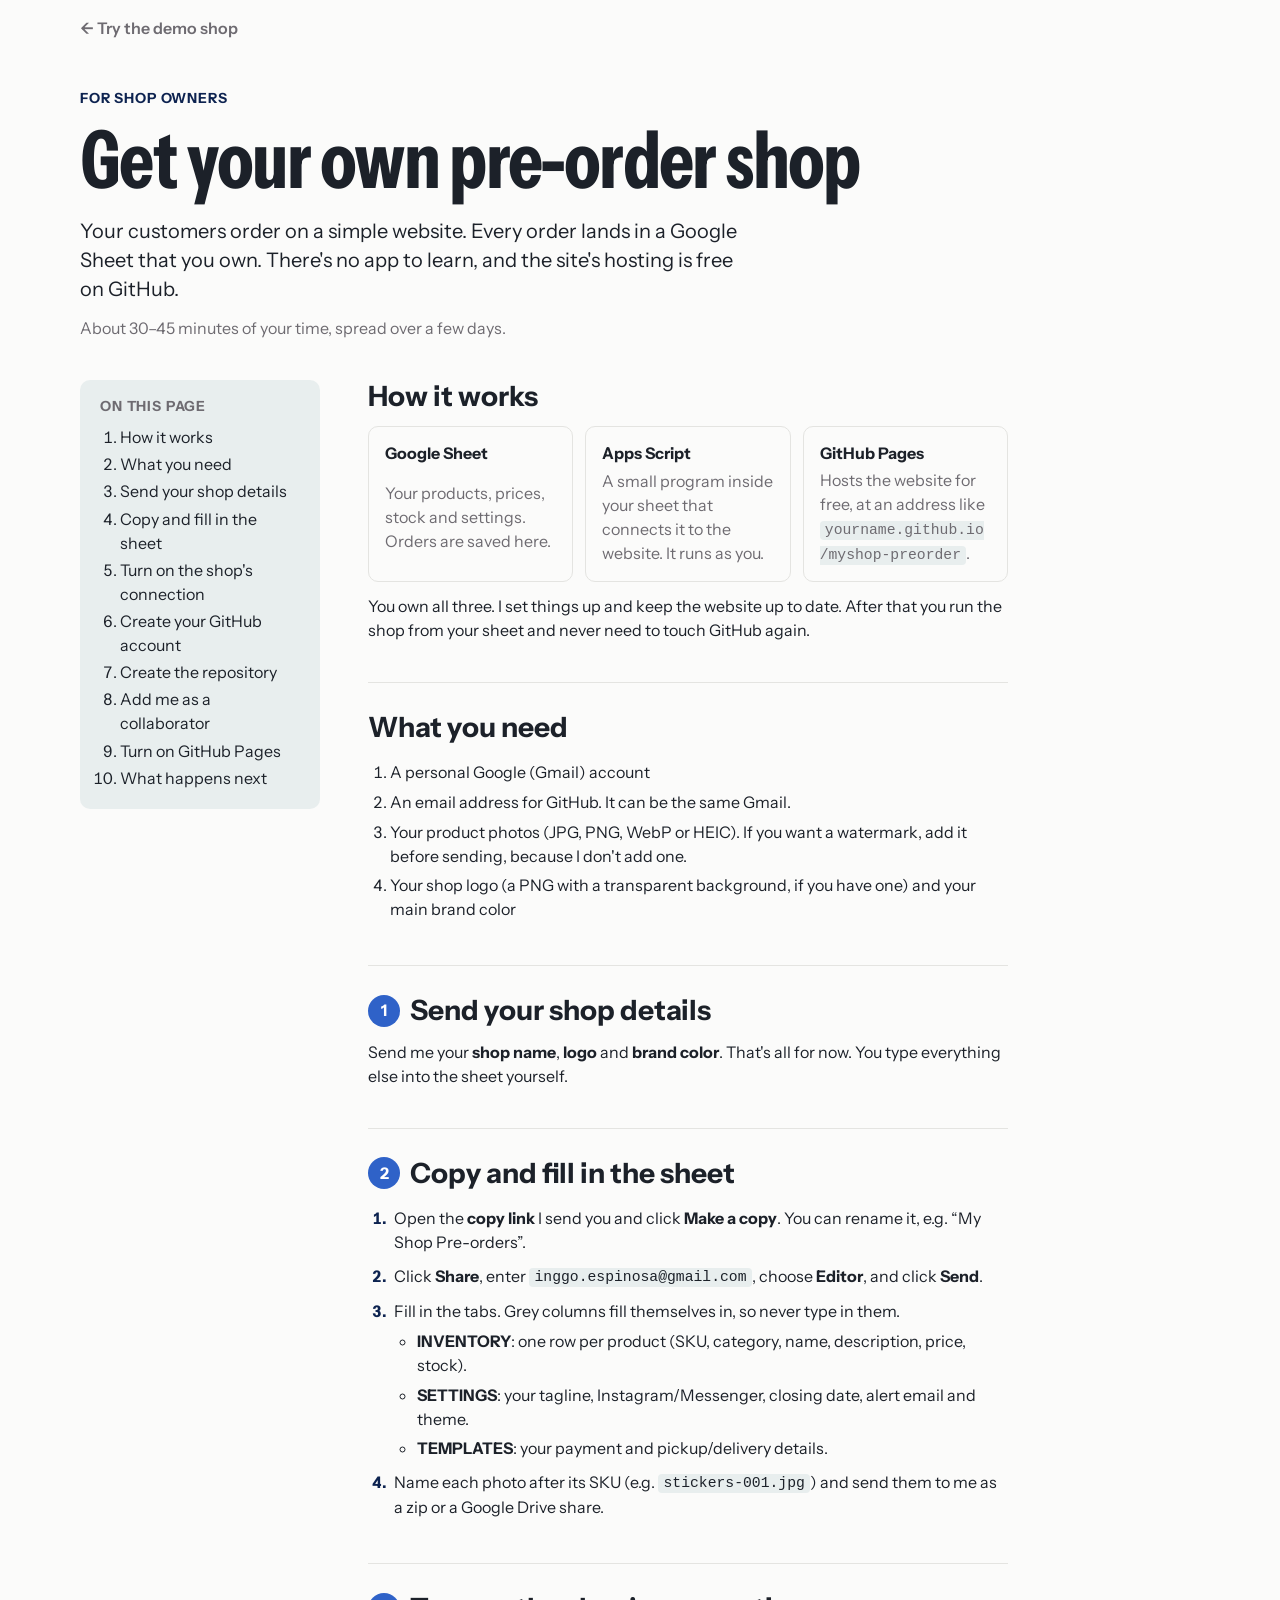
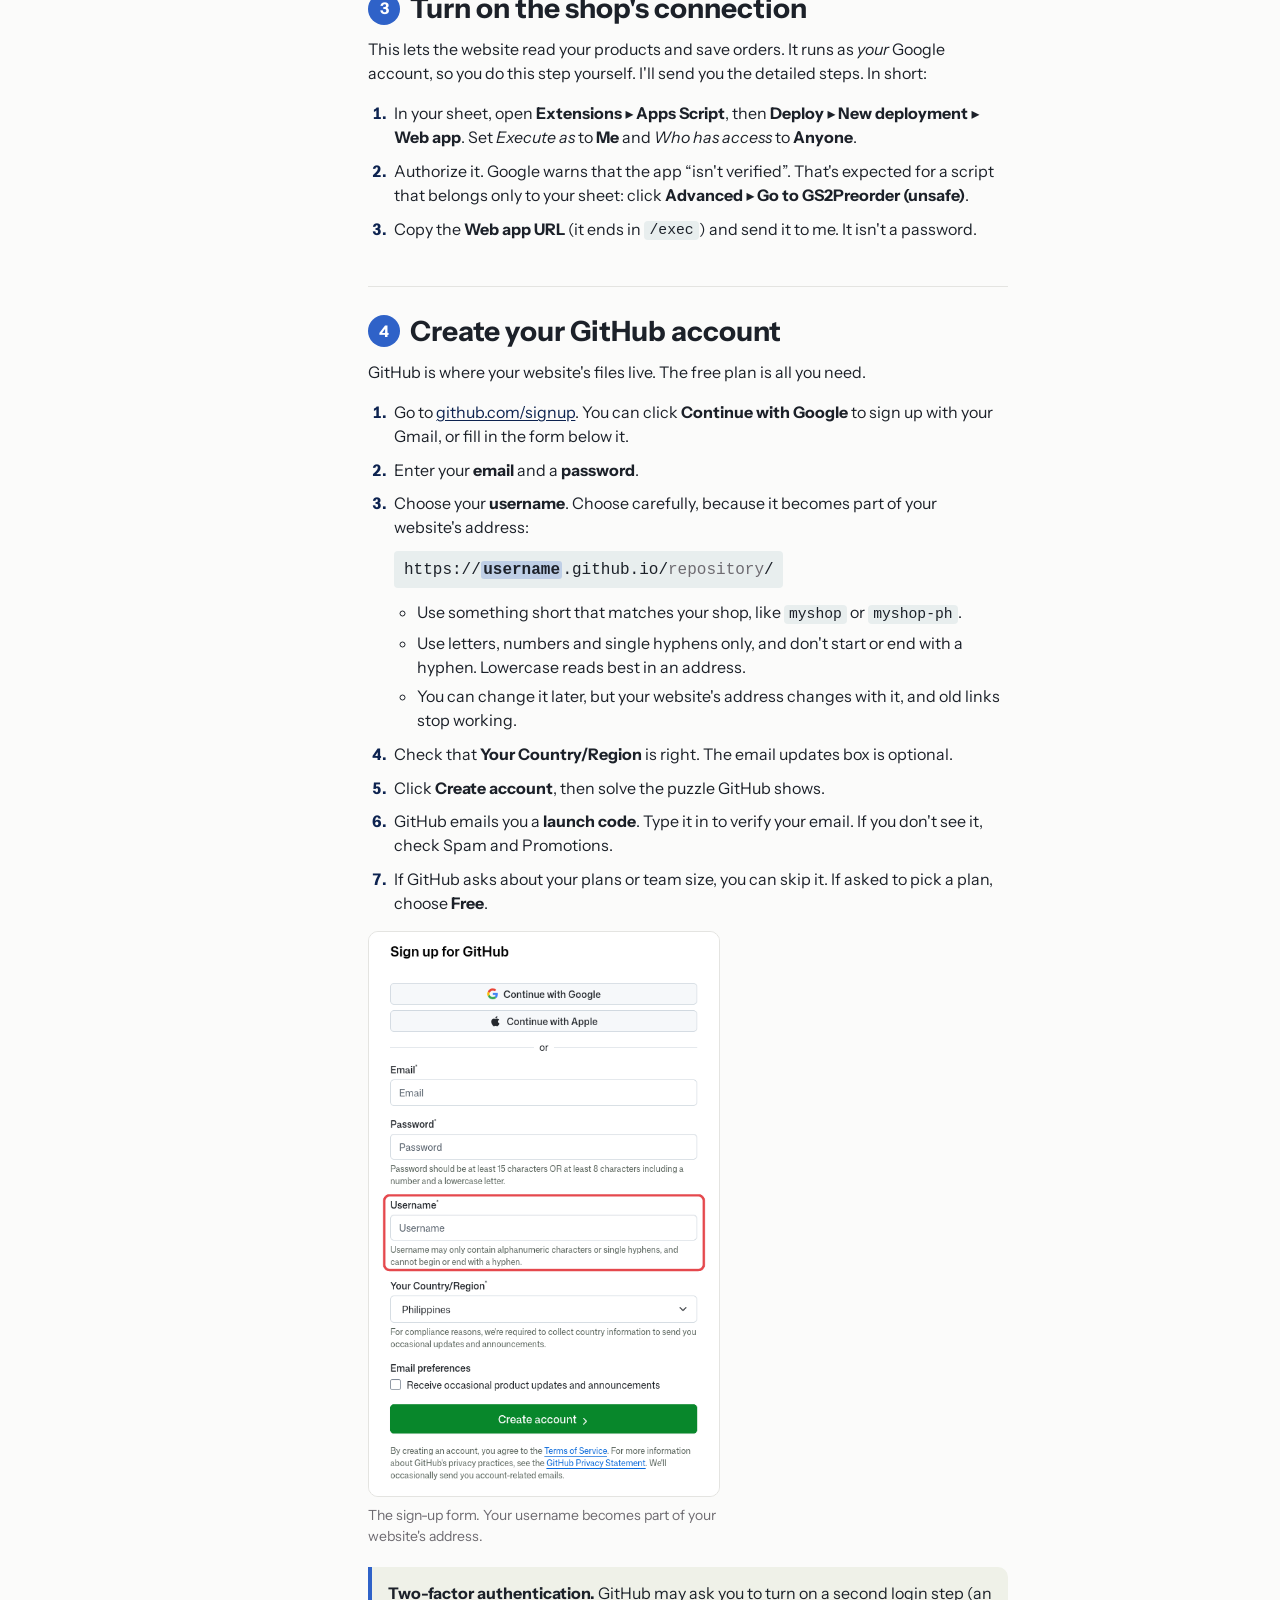
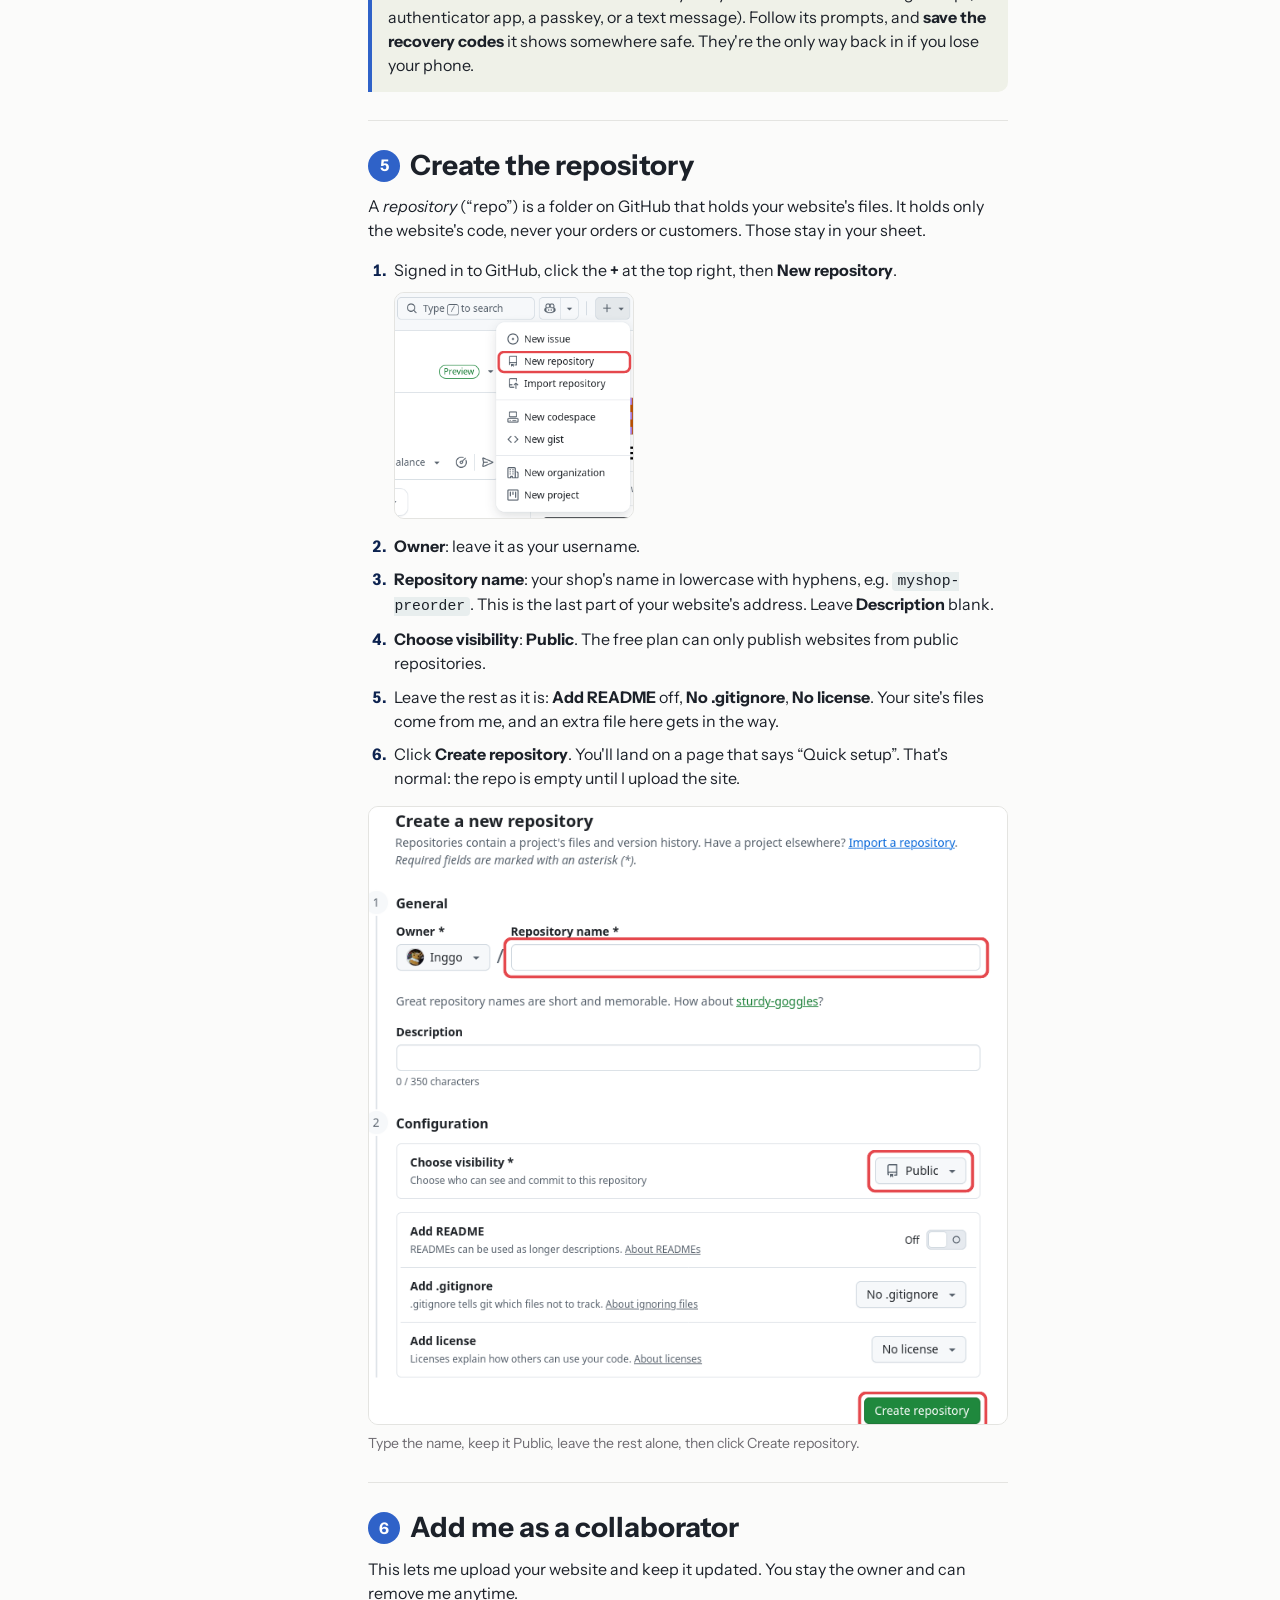
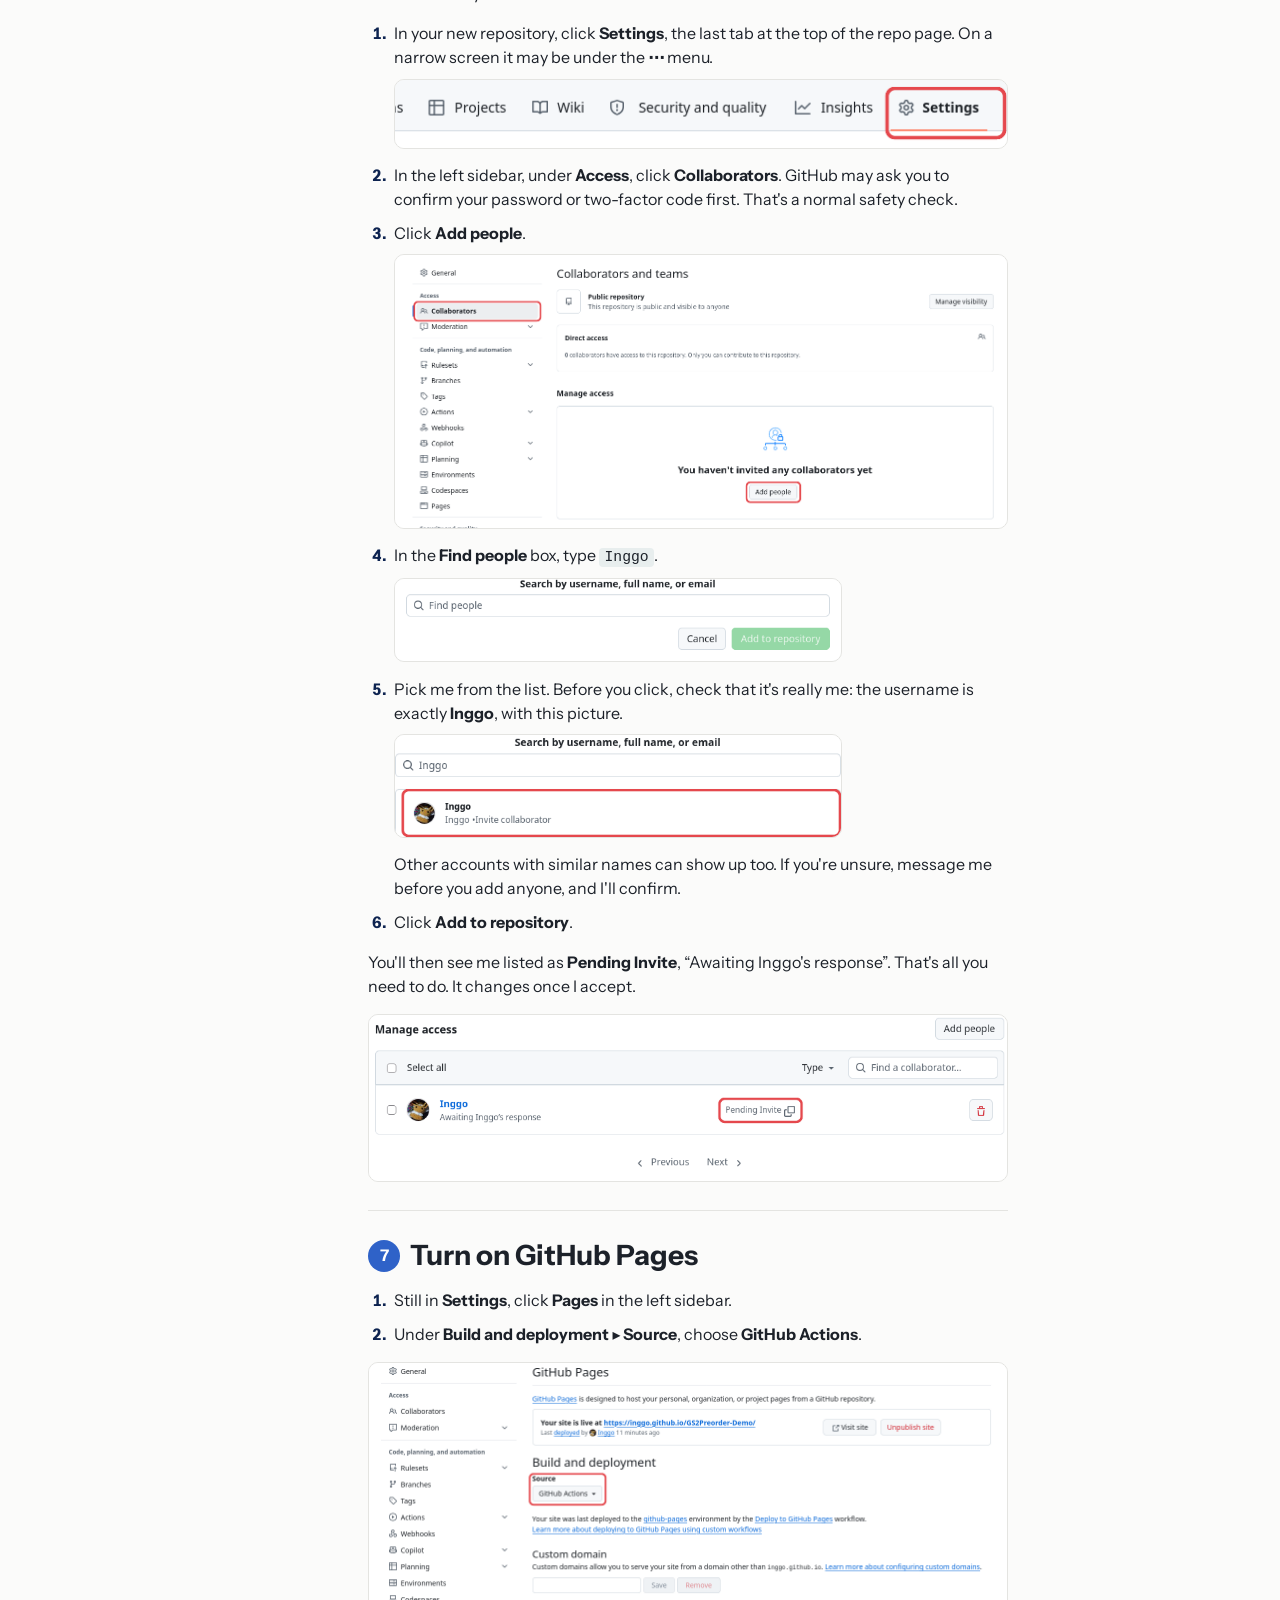
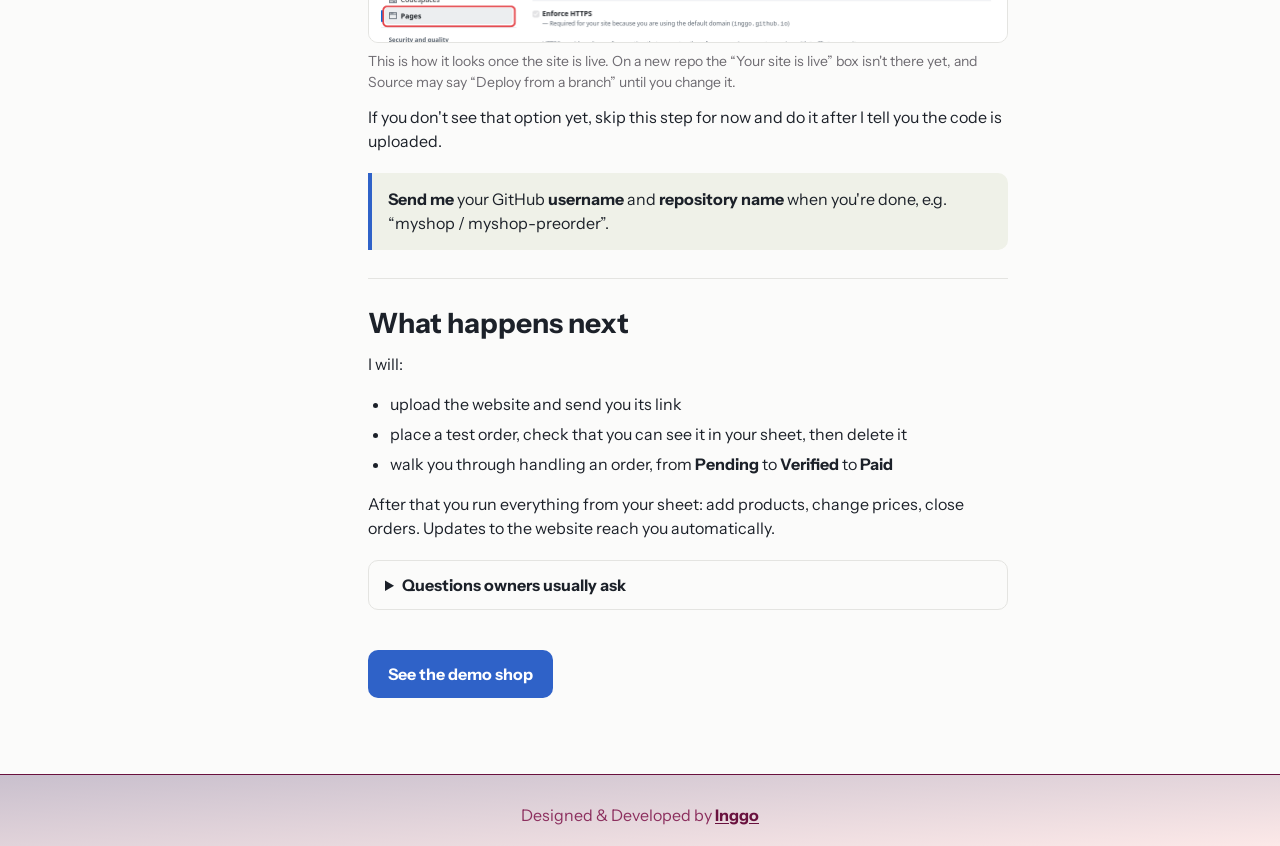
<file: web/guide/index.html>
<!doctype html>
<html lang="en" data-theme="default">
<head>
  <meta charset="utf-8">
  <meta name="viewport" content="width=device-width, initial-scale=1, viewport-fit=cover">
  <title>Get your own pre-order shop · GS2Preorder</title>
  <meta name="description" content="How to set up your own Google-Sheets pre-order shop: copy the sheet, connect it, and create the GitHub home for your website.">
  <meta name="theme-color" content="#fbfbfa">
  <meta property="og:type" content="website">
  <meta property="og:title" content="Get your own pre-order shop">
  <meta property="og:description" content="Run pre-orders from a Google Sheet, with a free website on GitHub.">
  <meta name="twitter:card" content="summary">
  <link rel="icon" href="../favicon.svg" type="image/svg+xml">
  <link rel="preconnect" href="https://fonts.googleapis.com">
  <link rel="preconnect" href="https://fonts.gstatic.com" crossorigin>
  <link rel="stylesheet" href="https://fonts.googleapis.com/css2?family=Instrument+Sans:wdth,wght@75..100,400..700&family=Hanken+Grotesk:wght@400;600;700&family=Young+Serif&display=swap">
  <link rel="stylesheet" href="../style.css">
  <link rel="stylesheet" href="guide.css">
</head>
<body class="guide">
  <header class="guide-top">
    <a class="guide-back" href="../">← Try the demo shop</a>
  </header>

  <header class="guide-hero">
    <p class="guide-kicker">For shop owners</p>
    <h1>Get your own pre-order shop</h1>
    <p class="guide-lede">Your customers order on a simple website. Every order lands in a Google Sheet that you own. There's no app to learn, and the site's hosting is free on GitHub.</p>
    <p class="guide-meta">About 30–45 minutes of your time, spread over a few days.</p>
  </header>

  <main class="guide-body">
    <nav class="guide-toc" aria-label="On this page">
      <h2>On this page</h2>
      <ol>
        <li><a href="#how">How it works</a></li>
        <li><a href="#need">What you need</a></li>
        <li><a href="#details">Send your shop details</a></li>
        <li><a href="#sheet">Copy and fill in the sheet</a></li>
        <li><a href="#connect">Turn on the shop's connection</a></li>
        <li><a href="#github">Create your GitHub account</a></li>
        <li><a href="#repo">Create the repository</a></li>
        <li><a href="#collab">Add me as a collaborator</a></li>
        <li><a href="#pages">Turn on GitHub Pages</a></li>
        <li><a href="#done">What happens next</a></li>
      </ol>
    </nav>

    <article class="guide-content">
      <section id="how">
        <h2>How it works</h2>
        <ul class="guide-flow">
          <li><strong>Google Sheet</strong><span>Your products, prices, stock and settings. Orders are saved here.</span></li>
          <li><strong>Apps Script</strong><span>A small program inside your sheet that connects it to the website. It runs as you.</span></li>
          <li><strong>GitHub Pages</strong><span>Hosts the website for free, at an address like <code>yourname.github.io/myshop-preorder</code>.</span></li>
        </ul>
        <p>You own all three. I set things up and keep the website up to date. After that you run the shop from your sheet and never need to touch GitHub again.</p>
      </section>

      <section id="need">
        <h2>What you need</h2>
        <ol>
          <li>A personal Google (Gmail) account</li>
          <li>An email address for GitHub. It can be the same Gmail.</li>
          <li>Your product photos (JPG, PNG, WebP or HEIC). If you want a watermark, add it before sending, because I don't add one.</li>
          <li>Your shop logo (a PNG with a transparent background, if you have one) and your main brand color</li>
        </ol>
      </section>

      <section id="details">
        <h2><span class="step-no">1</span> Send your shop details</h2>
        <p>Send me your <strong>shop name</strong>, <strong>logo</strong> and <strong>brand color</strong>. That's all for now. You type everything else into the sheet yourself.</p>
      </section>

      <section id="sheet">
        <h2><span class="step-no">2</span> Copy and fill in the sheet</h2>
        <ol class="steps">
          <li>Open the <strong>copy link</strong> I send you and click <strong>Make a copy</strong>. You can rename it, e.g. “My Shop Pre-orders”.</li>
          <li>Click <strong>Share</strong>, enter <code>inggo.espinosa@gmail.com</code>, choose <strong>Editor</strong>, and click <strong>Send</strong>.</li>
          <li>Fill in the tabs. Grey columns fill themselves in, so never type in them.
            <ul>
              <li><strong>INVENTORY</strong>: one row per product (SKU, category, name, description, price, stock).</li>
              <li><strong>SETTINGS</strong>: your tagline, Instagram/Messenger, closing date, alert email and theme.</li>
              <li><strong>TEMPLATES</strong>: your payment and pickup/delivery details.</li>
            </ul>
          </li>
          <li>Name each photo after its SKU (e.g. <code>stickers-001.jpg</code>) and send them to me as a zip or a Google Drive share.</li>
        </ol>
      </section>

      <section id="connect">
        <h2><span class="step-no">3</span> Turn on the shop's connection</h2>
        <p>This lets the website read your products and save orders. It runs as <em>your</em> Google account, so you do this step yourself. I'll send you the detailed steps. In short:</p>
        <ol class="steps">
          <li>In your sheet, open <strong>Extensions ▸ Apps Script</strong>, then <strong>Deploy ▸ New deployment ▸ Web app</strong>. Set <em>Execute as</em> to <strong>Me</strong> and <em>Who has access</em> to <strong>Anyone</strong>.</li>
          <li>Authorize it. Google warns that the app “isn't verified”. That's expected for a script that belongs only to your sheet: click <strong>Advanced ▸ Go to GS2Preorder (unsafe)</strong>.</li>
          <li>Copy the <strong>Web app URL</strong> (it ends in <code>/exec</code>) and send it to me. It isn't a password.</li>
        </ol>
      </section>

      <section id="github">
        <h2><span class="step-no">4</span> Create your GitHub account</h2>
        <p>GitHub is where your website's files live. The free plan is all you need.</p>
        <ol class="steps">
          <li>Go to <a href="https://github.com/signup" target="_blank" rel="noopener">github.com/signup</a>. You can click <strong>Continue with Google</strong> to sign up with your Gmail, or fill in the form below it.</li>
          <li>Enter your <strong>email</strong> and a <strong>password</strong>.</li>
          <li>
            Choose your <strong>username</strong>. Choose carefully, because it becomes part of your website's address:
            <p class="url-sample"><code>https://<mark>username</mark>.github.io/<span class="dim">repository</span>/</code></p>
            <ul>
              <li>Use something short that matches your shop, like <code>myshop</code> or <code>myshop-ph</code>.</li>
              <li>Use letters, numbers and single hyphens only, and don't start or end with a hyphen. Lowercase reads best in an address.</li>
              <li>You can change it later, but your website's address changes with it, and old links stop working.</li>
            </ul>
          </li>
          <li>Check that <strong>Your Country/Region</strong> is right. The email updates box is optional.</li>
          <li>Click <strong>Create account</strong>, then solve the puzzle GitHub shows.</li>
          <li>GitHub emails you a <strong>launch code</strong>. Type it in to verify your email. If you don't see it, check Spam and Promotions.</li>
          <li>If GitHub asks about your plans or team size, you can skip it. If asked to pick a plan, choose <strong>Free</strong>.</li>
        </ol>
        <figure class="shot shot-narrow">
          <a href="img/signup.png" target="_blank" rel="noopener"><img src="img/signup.png" width="515" height="830" loading="lazy" alt="GitHub's Sign up form, with the Username field highlighted"></a>
          <figcaption>The sign-up form. Your username becomes part of your website's address.</figcaption>
        </figure>
        <aside class="note">
          <strong>Two-factor authentication.</strong> GitHub may ask you to turn on a second login step (an authenticator app, a passkey, or a text message). Follow its prompts, and <strong>save the recovery codes</strong> it shows somewhere safe. They're the only way back in if you lose your phone.
        </aside>
      </section>

      <section id="repo">
        <h2><span class="step-no">5</span> Create the repository</h2>
        <p>A <em>repository</em> (“repo”) is a folder on GitHub that holds your website's files. It holds only the website's code, never your orders or customers. Those stay in your sheet.</p>
        <ol class="steps">
          <li>Signed in to GitHub, click the <strong>+</strong> at the top right, then <strong>New repository</strong>.
            <figure class="shot shot-small">
              <a href="img/new-repo-menu.png" target="_blank" rel="noopener"><img src="img/new-repo-menu.png" width="341" height="323" loading="lazy" alt="The + menu open, with New repository highlighted"></a>
            </figure>
          </li>
          <li><strong>Owner</strong>: leave it as your username.</li>
          <li><strong>Repository name</strong>: your shop's name in lowercase with hyphens, e.g. <code>myshop-preorder</code>. This is the last part of your website's address. Leave <strong>Description</strong> blank.</li>
          <li><strong>Choose visibility</strong>: <strong>Public</strong>. The free plan can only publish websites from public repositories.</li>
          <li>Leave the rest as it is: <strong>Add README</strong> off, <strong>No .gitignore</strong>, <strong>No license</strong>. Your site's files come from me, and an extra file here gets in the way.</li>
          <li>Click <strong>Create repository</strong>. You'll land on a page that says “Quick setup”. That's normal: the repo is empty until I upload the site.</li>
        </ol>
        <figure class="shot">
          <a href="img/new-repo-form.png" target="_blank" rel="noopener"><img src="img/new-repo-form.png" width="768" height="743" loading="lazy" alt="The Create a new repository form: Repository name, Public visibility and the Create repository button are highlighted; README is off, no .gitignore, no license"></a>
          <figcaption>Type the name, keep it Public, leave the rest alone, then click Create repository.</figcaption>
        </figure>
      </section>

      <section id="collab">
        <h2><span class="step-no">6</span> Add me as a collaborator</h2>
        <p>This lets me upload your website and keep it updated. You stay the owner and can remove me anytime.</p>
        <ol class="steps">
          <li>In your new repository, click <strong>Settings</strong>, the last tab at the top of the repo page. On a narrow screen it may be under the <strong>⋯</strong> menu.
            <figure class="shot">
              <a href="img/settings-tab.png" target="_blank" rel="noopener"><img src="img/settings-tab.png" width="620" height="69" loading="lazy" alt="The repository tabs, with Settings highlighted"></a>
            </figure>
          </li>
          <li>In the left sidebar, under <strong>Access</strong>, click <strong>Collaborators</strong>. GitHub may ask you to confirm your password or two-factor code first. That's a normal safety check.</li>
          <li>Click <strong>Add people</strong>.
            <figure class="shot">
              <a href="img/collaborators.png" target="_blank" rel="noopener"><img src="img/collaborators.png" width="1289" height="575" loading="lazy" alt="The Collaborators and teams page: Collaborators in the sidebar and the Add people button are highlighted"></a>
            </figure>
          </li>
          <li>In the <strong>Find people</strong> box, type <code>Inggo</code>.
            <figure class="shot shot-medium">
              <a href="img/add-people.png" target="_blank" rel="noopener"><img src="img/add-people.png" width="640" height="118" loading="lazy" alt="The Add people dialog, with an empty Find people search box"></a>
            </figure>
          </li>
          <li>Pick me from the list. Before you click, check that it's really me: the username is exactly <strong>Inggo</strong>, with this picture.
            <figure class="shot shot-medium">
              <a href="img/add-people-inggo.png" target="_blank" rel="noopener"><img src="img/add-people-inggo.png" width="608" height="138" loading="lazy" alt="Search results for Inggo, showing the account Inggo with a profile picture and Invite collaborator"></a>
            </figure>
            Other accounts with similar names can show up too. If you're unsure, message me before you add anyone, and I'll confirm.
          </li>
          <li>Click <strong>Add to repository</strong>.</li>
        </ol>
        <p>You'll then see me listed as <strong>Pending Invite</strong>, “Awaiting Inggo's response”. That's all you need to do. It changes once I accept.</p>
        <figure class="shot">
          <a href="img/pending-invite.png" target="_blank" rel="noopener"><img src="img/pending-invite.png" width="933" height="243" loading="lazy" alt="Manage access list showing Inggo with Pending Invite highlighted"></a>
        </figure>
      </section>

      <section id="pages">
        <h2><span class="step-no">7</span> Turn on GitHub Pages</h2>
        <ol class="steps">
          <li>Still in <strong>Settings</strong>, click <strong>Pages</strong> in the left sidebar.</li>
          <li>Under <strong>Build and deployment ▸ Source</strong>, choose <strong>GitHub Actions</strong>.</li>
        </ol>
        <figure class="shot">
          <a href="img/pages-source.png" target="_blank" rel="noopener"><img src="img/pages-source.png" width="1280" height="560" loading="lazy" alt="The GitHub Pages settings page: Pages in the sidebar and Source set to GitHub Actions are highlighted"></a>
          <figcaption>This is how it looks once the site is live. On a new repo the “Your site is live” box isn't there yet, and Source may say “Deploy from a branch” until you change it.</figcaption>
        </figure>
        <p>If you don't see that option yet, skip this step for now and do it after I tell you the code is uploaded.</p>
        <aside class="note">
          <strong>Send me</strong> your GitHub <strong>username</strong> and <strong>repository name</strong> when you're done, e.g. “myshop / myshop-preorder”.
        </aside>
      </section>

      <section id="done">
        <h2>What happens next</h2>
        <p>I will:</p>
        <ul>
          <li>upload the website and send you its link</li>
          <li>place a test order, check that you can see it in your sheet, then delete it</li>
          <li>walk you through handling an order, from <strong>Pending</strong> to <strong>Verified</strong> to <strong>Paid</strong></li>
        </ul>
        <p>After that you run everything from your sheet: add products, change prices, close orders. Updates to the website reach you automatically.</p>
        <details>
          <summary>Questions owners usually ask</summary>
          <dl>
            <dt>Do I need to pay Google or GitHub?</dt>
            <dd>No. Google Sheets, Apps Script and GitHub Pages are free for a shop this size.</dd>
            <dt>Can people see my orders on GitHub?</dt>
            <dd>No. The repository holds only the website's code. Orders and customer details go straight into your sheet, which only you (and anyone you share it with) can open.</dd>
            <dt>Why do I need to add you as a collaborator?</dt>
            <dd>So I can upload the site and send you fixes and new features without asking for your password. You can remove me under Settings ▸ Collaborators.</dd>
            <dt>Can I use my own domain, like myshop.com?</dt>
            <dd>Yes. GitHub Pages supports custom domains. Ask me once the site is live.</dd>
          </dl>
        </details>
      </section>

      <p class="guide-cta"><a class="guide-button" href="../">See the demo shop</a></p>
    </article>
  </main>

  <footer class="site-footer">
    <p>Designed &amp; Developed by <a href="https://inggo.dev" target="_blank" rel="noopener">Inggo</a></p>
  </footer>
</body>
</html>
</file>
<file: web/style.css>
:root {
  color-scheme: light;

  --theme-brand: #f4a259;
  --theme-on-brand: var(--on-light);
  --brand: var(--theme-brand);

  --paper: #ffffff;
  --ink: color-mix(in oklch, var(--brand) 14%, #1e1b16);
  --ink-soft: color-mix(in oklch, var(--ink) 70%, #ffffff);
  --accent: color-mix(in oklch, var(--brand) 52%, #000000);
  --on-light: var(--ink);
  --on-brand: var(--theme-on-brand);
  --dot: color-mix(in oklch, var(--brand) 22%, #d9d6d0);
  --pattern: #d9d9d9;
  --rule: color-mix(in oklch, var(--brand) 12%, #e7e4de);
  --field: color-mix(in oklch, var(--brand) 10%, #bdb7ad);
  --leaf: #3b7748;
  --submit: #507f3d;
  --on-submit: #ffffff;
  --gumamela: #b8323a;
  --dev-wash: linear-gradient(to top left, #ffb0aa40, #28033940), #ffffff;
  --dev-text: #8c2f5e;
  --dev-link: #69113e;
  --dev-hover: #aa4139;

  --tape-1: #f3c74f;
  --tape-2: #f0a3ad;
  --tape-3: #b9b2e8;
  --tape-4: #a6cf96;
  --tape-5: #dcbf9f;
  --tape-6: #9fbccd;
  --tape-new: #f08a84;

  --serif: "Young Serif", Georgia, serif;
  --sans: "Hanken Grotesk", system-ui, sans-serif;

  --gutter: 1rem;
  --measure: 72rem;
  --nav-row: 3.5rem;
  --nav-h: var(--nav-row);
}

:where(.tape, .category, .line-group) { --tint: var(--auto-tint); }

*, *::before, *::after { box-sizing: border-box; }

body::before {
  content: "";
  position: absolute;
  inset: 0;
  z-index: -1;
  pointer-events: none;
  background: radial-gradient(circle, var(--pattern) 1.2px, transparent 1.6px) 0 0 / 22px 22px;
}
[hidden] { display: none !important; }

html {
  scroll-behavior: smooth;
  scroll-padding-top: calc(var(--nav-h) + 1rem);
  -webkit-text-size-adjust: 100%;
}

body {
  position: relative;
  margin: 0;
  background-color: var(--paper);
  color: var(--ink);
  font: 400 1.0625rem/1.5 var(--sans);
  box-sizing: border-box;
  min-height: 100vh;
  padding-top: calc(var(--nav-h) + 1px);
}
body.closed { padding-top: 0; }

h1, h2, h3 { margin: 0; font-weight: 400; }
img { display: block; max-width: 100%; }
button, input { font: inherit; color: inherit; }
a { color: var(--accent); text-underline-offset: 0.15em; }

:focus-visible {
  outline: 2px solid var(--accent);
  outline-offset: 2px;
}

.masthead {
  max-width: var(--measure);
  margin: 0 auto;
  padding: 2rem var(--gutter) 1.5rem;
  text-align: center;
}

.shop-name {
  font-family: var(--serif);
  font-size: clamp(2.5rem, 11vw, 4rem);
  line-height: 1.05;
}
.logo {
  width: min(280px, 60vw);
  height: auto;
  margin: 0 auto;
}

.subheading {
  margin: 1rem 0 0;
  font-family: var(--serif);
  font-size: clamp(1.375rem, 5vw, 1.75rem);
  line-height: 1.2;
}

.closed-note {
  max-width: 30em;
  margin: 1.25rem auto 0;
  padding: 0.85rem 1.25rem;
  border-radius: 12px;
  background: var(--brand);
  color: var(--on-brand);
  font-weight: 700;
}

body.closed .subheading,
body.closed .notes,
body.closed .tapes,
body.closed #shop,
body.closed .cartbar { display: none !important; }
body.closed .closed-note { margin-top: 1.75rem; font-size: 1.1rem; }

.notes {
  max-width: 36em;
  margin: 1.25rem auto 0;
  padding: 0;
  list-style: none;
  text-align: left;
}

.notes li {
  position: relative;
  padding-left: 1.25rem;
  margin-top: 0.5rem;
}

.notes li::before {
  content: "";
  position: absolute;
  left: 0.2rem;
  top: 0.6em;
  width: 0.45rem;
  height: 0.45rem;
  border-radius: 50%;
  background: var(--brand);
}

.notes strong { font-weight: 700; }
u { text-underline-offset: 0.18em; }

.handles { margin: 1.25rem 0 0; display: grid; gap: 0.25rem; }
.handle { margin: 0; color: var(--ink-soft); }

.tapes {
  position: fixed;
  top: 0;
  left: 0;
  right: 0;
  z-index: 10;
  background: var(--paper);
  border-bottom: 1px solid transparent;
  transition: border-color 0.2s;
}
.tapes::before {
  content: "";
  position: absolute;
  inset: 0;
  z-index: -1;
  pointer-events: none;
  background: radial-gradient(circle, var(--pattern) 1.2px, transparent 1.6px) 0 0 / 22px 22px;
}
.tapes.scrolled { border-bottom-color: var(--rule); }

.tapes-row {
  display: flex;
  align-items: center;
  min-height: var(--nav-row);
  max-width: var(--measure);
  margin: 0 auto;
  padding-left: var(--gutter);
}

.nav-tools {
  flex: none;
  align-self: flex-start;
  display: flex;
  align-items: center;
  gap: 0.4rem;
  min-height: var(--nav-row);
  margin-left: auto;
  padding-right: var(--gutter);
}
.nav-tools:not(:has(> :not([hidden]))) { display: none; }

.finder { display: flex; align-items: center; gap: 0.25rem; }
.finder-open,
.finder-close {
  flex: none;
  display: inline-grid;
  place-items: center;
  width: 2.25rem;
  height: 2.25rem;
  padding: 0;
  border: 0;
  border-radius: 999px;
  background: transparent;
  color: var(--ink);
  font-size: 1.4rem;
  line-height: 1;
  cursor: pointer;
}
.finder-open:hover,
.finder-close:hover { background: var(--rule); }
.finder-open svg { width: 1.2rem; height: 1.2rem; }
.finder-close,
.finder-field { display: none; }

.finder-field {
  align-items: center;
  gap: 0.4rem;
  width: 15rem;
  min-height: 2.25rem;
  padding: 0 0.4rem 0 0.75rem;
  border: 1.5px solid var(--field);
  border-radius: 999px;
  background: var(--paper);
  color: var(--ink-soft);
}
.finder-field:focus-within { border-color: var(--accent); outline: 2px solid var(--accent); outline-offset: 0; }
.finder-field svg { flex: none; width: 1rem; height: 1rem; }
.finder-field input {
  flex: 1;
  width: 0;
  min-width: 0;
  min-height: 2rem;
  padding: 0;
  border: 0;
  background: transparent;
  color: var(--ink);
  font-size: 16px;
  -webkit-appearance: none;
  appearance: none;
}
.finder-field input:focus-visible { outline: none; }
.finder-field input::-webkit-search-cancel-button { -webkit-appearance: none; display: none; }

.finder-clear {
  flex: none;
  display: inline-grid;
  place-items: center;
  width: 1.6rem;
  height: 1.6rem;
  padding: 0;
  border: 0;
  border-radius: 999px;
  background: var(--rule);
  color: var(--ink);
  cursor: pointer;
}
.finder-clear:hover { background: var(--field); }
.finder-clear svg { width: 0.8rem; height: 0.8rem; }
.finder-field input::placeholder { color: var(--ink-soft); opacity: 1; }

.tapes.finding .nav-logo,
.tapes.finding .tapes-list,
.tapes.finding .finder-open { display: none; }
.tapes.finding .nav-tools { flex: 1; min-width: 0; }
.tapes.finding .finder { flex: 1; min-width: 0; }
.tapes.finding .finder-field { display: flex; flex: 1; width: auto; min-width: 0; }
.tapes.finding .finder-close { display: inline-grid; }
.finder-close {
  width: auto;
  padding: 0 0.5rem;
  color: var(--accent);
  font-size: 0.95rem;
  font-weight: 600;
}

@media (min-width: 52rem) {
  .finder-open,
  .tapes.finding .finder-close { display: none; }
  .finder-field { display: flex; }
}

mark {
  border-radius: 2px;
  background: color-mix(in srgb, var(--brand) 40%, transparent);
  color: inherit;
}

.nav-cart {
  flex: none;
  display: inline-flex;
  align-items: center;
  gap: 0.3rem;
  min-height: 2.25rem;
  padding: 0 0.75rem;
  border: 0;
  border-radius: 999px;
  background: var(--brand);
  color: var(--on-brand);
  font-weight: 700;
  cursor: pointer;
}
.nav-cart svg { width: 1.15rem; height: 1.15rem; }

.nav-logo {
  flex: none;
  align-self: flex-start;
  display: flex;
  align-items: center;
  min-height: var(--nav-row);
  max-width: 0;
  margin-right: 0;
  opacity: 0;
  visibility: hidden;
  overflow: hidden;
  color: var(--ink);
  font-family: var(--serif);
  font-size: 1.15rem;
  text-decoration: none;
  white-space: nowrap;
  transition: max-width 0.2s ease, margin-right 0.2s ease, opacity 0.2s ease, visibility 0.2s;
}
.nav-logo img { width: 44px; max-width: none; height: auto; }
.tapes.scrolled .nav-logo {
  max-width: 10rem;
  margin-right: 0.75rem;
  opacity: 1;
  visibility: visible;
}

.tapes-list {
  position: relative;
  flex: 1;
  min-width: 0;
}

.section-picker { display: none; }
@media (pointer: coarse) {
  .section-picker {
    display: block;
    position: absolute;
    inset: 0;
    width: 100%;
    height: 100%;
    opacity: 0;
    font-size: 16px;
    cursor: pointer;
  }
}

.tapes ul {
  display: flex;
  min-width: 0;
  gap: 0.5rem;
  margin: 0;
  padding: 0.6rem 0.75rem 0.6rem 0;
  list-style: none;
  overflow-x: auto;
  scrollbar-width: none;
}
.tapes ul::-webkit-scrollbar { display: none; }
@media (min-width: 52rem) {
  .tapes ul { flex-wrap: wrap; row-gap: 0.35rem; overflow-x: visible; }
}

.tape,
.category-head,
.line-group-title,
.total {
  background:
    repeating-linear-gradient(90deg, rgb(255 255 255 / 0.2) 0 2px, transparent 2px 7px),
    color-mix(in srgb, var(--tint) 55%, transparent);
  clip-path: polygon(
    6px 0, calc(100% - 4px) 0, 100% 22%, calc(100% - 5px) 45%, 100% 68%,
    calc(100% - 3px) 100%, 5px 100%, 0 78%, 4px 55%, 0 30%
  );
  transform: rotate(var(--tilt));
}

.tape {
  --tilt: -1.2deg;
  display: block;
  padding: 0.45rem 1rem;
  white-space: nowrap;
  color: var(--ink);
  text-decoration: none;
  font-weight: 600;
  font-size: 0.95rem;
  transition: background-color 0.15s;
}
.tapes li:nth-child(even) .tape { --tilt: 1deg; }
.tape:hover { background-color: color-mix(in srgb, var(--tint) 75%, transparent); }
.tape[aria-current="true"] {
  background-color: var(--tint);
  text-decoration: underline 2px;
  text-underline-offset: 0.25em;
}
.tape:focus-visible { outline-offset: -2px; }

.visually-hidden {
  position: absolute;
  width: 1px;
  height: 1px;
  margin: -1px;
  overflow: hidden;
  clip-path: inset(50%);
  white-space: nowrap;
}

main {
  max-width: var(--measure);
  margin: 0 auto;
  padding: 0 var(--gutter);
}

.status {
  padding: 3rem 0;
  color: var(--ink-soft);
}
.status button { margin-left: 0.5rem; }

.category { padding-top: 2.25rem; }

.category-head {
  --tilt: -0.8deg;
  display: flex;
  flex-wrap: wrap;
  align-items: baseline;
  gap: 0 0.75rem;
  width: fit-content;
  max-width: 100%;
  margin-bottom: 1rem;
  padding: 0.25rem 1.25rem 0.3rem 1.1rem;
}
.category-head h2 {
  font-family: var(--serif);
  font-size: 1.75rem;
  line-height: 1.2;
}
.category-head p { margin: 0; color: var(--ink); font-size: 0.95rem; font-weight: 600; }

.grid {
  display: grid;
  grid-template-columns: repeat(2, minmax(0, 1fr));
  gap: 1.75rem 1rem;
  margin: 0;
  padding: 0;
  list-style: none;
}
@media (min-width: 40rem) { .grid { grid-template-columns: repeat(3, minmax(0, 1fr)); } }
@media (min-width: 60rem) { .grid { grid-template-columns: repeat(4, minmax(0, 1fr)); gap: 2rem 1.5rem; } }

.product { display: flex; flex-direction: column; }

.badge-new {
  flex: none;
  padding: 0.15rem 0.55rem;
  border-radius: 999px;
  background: var(--gumamela);
  color: #ffffff;
  font-size: 0.75rem;
  font-weight: 700;
  letter-spacing: 0.06em;
  line-height: 1.4;
  text-transform: uppercase;
}

.photo {
  display: block;
  width: 100%;
  aspect-ratio: 1;
  min-height: 0;
  padding: 0.5rem;
  background: var(--paper);
  border: 1px solid var(--rule);
  border-radius: 4px;
}
.photo img { width: 100%; height: 100%; object-fit: contain; }
.photo-empty {
  display: grid;
  place-items: center;
  height: 100%;
  color: var(--ink-soft);
  font-size: 0.9rem;
}

.product-name {
  display: flex;
  align-items: baseline;
  justify-content: space-between;
  gap: 0.5rem;
  margin-top: 0.6rem;
  font-family: var(--sans);
  font-weight: 600;
  font-size: 1rem;
  line-height: 1.3;
}

.category-label { color: var(--ink-soft); }

.product-desc {
  margin: 0.1rem 0 0;
  color: var(--ink);
  font-size: 0.9rem;
  line-height: 1.4;
}

.product-meta {
  display: flex;
  justify-content: space-between;
  gap: 0.5rem;
  margin: 0.15rem 0 0.6rem;
  font-size: 0.95rem;
}
.price { font-weight: 700; }
.stock { color: var(--leaf); }
.stock.low { color: var(--gumamela); font-weight: 600; }

.product.sold-out .photo img { opacity: 0.45; }
.product.sold-out .stock { color: var(--ink-soft); }

.qty-slot { margin-top: auto; }

.add {
  width: 100%;
  min-height: 2.75rem;
  border: 1.5px solid var(--accent);
  border-radius: 999px;
  background: var(--paper);
  color: var(--accent);
  font-weight: 700;
  cursor: pointer;
}
.add:hover { background: color-mix(in srgb, var(--accent) 8%, var(--paper)); }

.stepper {
  display: flex;
  align-items: center;
  justify-content: space-between;
  min-height: 2.75rem;
  border-radius: 999px;
  background: var(--brand);
  color: var(--on-brand);
}
.step {
  width: 2.75rem;
  height: 2.75rem;
  border: 0;
  border-radius: 999px;
  background: transparent;
  color: inherit;
  font-size: 1.35rem;
  line-height: 1;
  cursor: pointer;
}
.step:disabled { opacity: 0.35; cursor: default; }
.step:focus-visible { outline-color: var(--on-brand); outline-offset: -4px; }
.count { font-weight: 700; min-width: 2ch; text-align: center; }

.cartbar {
  margin-top: 2.5rem;
  pointer-events: none;
}
.cartbar-float {
  padding: 0.75rem var(--gutter) calc(0.75rem + env(safe-area-inset-bottom));
}
.cartbar.floating .cartbar-float {
  position: fixed;
  left: 0;
  right: 0;
  bottom: 0;
  z-index: 20;
}
.cartbar-button {
  display: flex;
  justify-content: space-between;
  align-items: center;
  gap: 1rem;
  width: 100%;
  max-width: 34rem;
  margin: 0 auto;
  padding: 0.9rem 1.25rem;
  border: 0;
  border-radius: 999px;
  background: var(--brand);
  color: var(--on-brand);
  box-shadow: 0 6px 20px color-mix(in srgb, var(--ink) 25%, transparent);
  cursor: pointer;
  pointer-events: auto;
  animation: rise 0.2s ease-out;
}
.cartbar-info { display: flex; align-items: center; gap: 0.5rem; }
.cartbar-info svg { flex: none; width: 1.25rem; height: 1.25rem; }
.cartbar-action { font-weight: 700; }

@keyframes rise { from { transform: translateY(1.5rem); opacity: 0; } }

dialog {
  border: 0;
  padding: 0;
  color: var(--ink);
  background: var(--paper);
}
dialog::backdrop { background: color-mix(in srgb, var(--ink) 50%, transparent); }

.sheet {
  width: 100%;
  max-width: 34rem;
  max-height: 100dvh;
  margin: auto auto 0;
  border-radius: 14px 14px 0 0;
}
@media (min-width: 40rem) {
  .sheet { margin: auto; border-radius: 14px; max-height: calc(100dvh - 4rem); }
}
.sheet[open] { animation: rise 0.2s ease-out; }

.sheet-view { padding: 1.25rem var(--gutter) calc(1.5rem + env(safe-area-inset-bottom)); }
@media (min-width: 40rem) { .sheet-view { padding: 1.5rem 1.75rem 1.75rem; } }

.sheet-head {
  display: flex;
  justify-content: space-between;
  align-items: center;
  margin-bottom: 0.75rem;
}
.sheet h2 { font-family: var(--serif); font-size: 1.6rem; }

.close {
  width: 2.75rem;
  height: 2.75rem;
  margin-right: -0.6rem;
  border: 0;
  border-radius: 999px;
  background: transparent;
  font-size: 1.75rem;
  line-height: 1;
  cursor: pointer;
}
.close:hover { background: var(--rule); }

.line-group + .line-group { margin-top: 1rem; }
.line-group-title {
  --tilt: -0.6deg;
  width: fit-content;
  margin: 0 0 0.15rem;
  padding: 0.2rem 0.85rem 0.25rem;
  color: var(--ink);
  font-size: 0.9rem;
  font-weight: 600;
}
.line-group:nth-child(even) .line-group-title { --tilt: 0.6deg; }
.line-group ul { margin: 0; padding: 0; list-style: none; }
.line {
  display: flex;
  align-items: center;
  justify-content: space-between;
  gap: 0.75rem;
  padding: 0.65rem 0;
  border-bottom: 1px solid var(--rule);
}
.line-photo {
  flex: none;
  width: 3.25rem;
  aspect-ratio: 1;
  min-height: 0;
  padding: 0.2rem;
  background: var(--paper);
  border: 1px solid var(--rule);
  border-radius: 4px;
}
.line-photo img { width: 100%; height: 100%; object-fit: contain; }
.line-text { display: flex; flex: 1; flex-direction: column; min-width: 0; }
.line-name { font-weight: 600; }
.line-sub { color: var(--ink-soft); font-size: 0.9rem; }
.line-qty .stepper { min-height: 2.5rem; width: 8.5rem; }
.line-qty .step { width: 2.5rem; height: 2.5rem; }
.line-total {
  flex: none;
  min-width: 3.75rem;
  color: var(--ink-soft);
  font-size: 1rem;
  font-variant-numeric: tabular-nums;
  text-align: right;
}
@media (max-width: 26rem) {
  .line-qty .stepper { width: 7rem; }
  .line-qty .step { width: 2.25rem; }
}
.line.flagged .line-sub { color: var(--gumamela); font-weight: 600; }

.discounts { margin: 0.65rem 0 0; padding: 0; list-style: none; }
.discounts li {
  display: flex;
  justify-content: space-between;
  gap: 0.75rem;
  color: var(--ink-soft);
  font-size: 1rem;
  font-variant-numeric: tabular-nums;
}
.discount-amount { white-space: nowrap; }

.pending { opacity: 0.5; transition: opacity 0.15s; }

.total {
  --tint: var(--brand);
  --tilt: -0.6deg;
  display: flex;
  justify-content: space-between;
  margin: 0.75rem 0 1.75rem;
  padding: 0.45rem 1rem 0.5rem;
  color: var(--ink);
  font-size: 1.15rem;
  font-weight: 700;
}
.total strong { font-weight: inherit; }

.form-title {
  margin: 0 0 0.35rem;
  font-family: var(--serif);
  font-size: 1.3rem;
}
.form-note { margin: 0 0 1rem; color: var(--ink-soft); font-size: 0.9rem; }

.field {
  display: flex;
  flex-direction: column;
  gap: 0.35rem;
  margin: 0 0 1rem;
  padding: 0;
  border: 0;
}
.field > span:first-child, .field legend { font-weight: 600; }
.field legend { padding: 0; margin-bottom: 0.35rem; }

.field input:not([type="radio"]) {
  width: 100%;
  min-height: 2.9rem;
  padding: 0.5rem 0.75rem;
  border: 1.5px solid var(--field);
  border-radius: 8px;
  background: var(--paper);
}
.field input:focus-visible { outline: 2px solid var(--accent); outline-offset: 0; border-color: var(--accent); }
.field input[aria-invalid="true"] { border-color: var(--gumamela); }

.prefixed { display: flex; align-items: center; gap: 0.35rem; }
.prefixed > span { color: var(--ink-soft); font-weight: 600; }

.choice { display: flex; flex-wrap: wrap; gap: 0.5rem; }
.choice label {
  flex: 1 1 auto;
  display: flex;
  align-items: center;
  gap: 0.5rem;
  min-height: 2.9rem;
  padding: 0 0.85rem;
  border: 1.5px solid var(--field);
  border-radius: 8px;
  cursor: pointer;
}
.choice label:has(:checked) { border-color: var(--accent); background: color-mix(in srgb, var(--accent) 7%, var(--paper)); }
.choice svg { flex: none; width: 1.2rem; height: 1.2rem; color: var(--ink-soft); }
.choice label:has(:checked) svg { color: var(--accent); }
.choice input { accent-color: var(--accent); width: 1.1rem; height: 1.1rem; margin: 0; }

.hint { color: var(--ink-soft); font-size: 0.9rem; }

.field-error:empty, .form-error:empty { display: none; }
.field-error, .form-error { color: var(--gumamela); font-size: 0.95rem; font-weight: 600; }
.form-error { margin: 0 0 1rem; }

.trap { position: absolute; left: -10000px; width: 1px; height: 1px; overflow: hidden; }

.primary {
  display: flex;
  align-items: center;
  justify-content: center;
  gap: 0.5rem;
  width: 100%;
  min-height: 3.1rem;
  border: 0;
  border-radius: 999px;
  background: var(--brand);
  color: var(--on-brand);
  font-weight: 700;
  font-size: 1.05rem;
  cursor: pointer;
}
.primary svg { width: 1.2rem; height: 1.2rem; }
#order-form .primary {
  background: var(--submit);
  color: var(--on-submit);
  font-family: var(--serif);
  font-weight: 400;
  font-size: 1.15rem;
}
#order-form .primary:hover:not(:disabled) { background: color-mix(in oklch, var(--submit) 88%, #000000); }
.primary:hover:not(:disabled) { background: color-mix(in oklch, var(--brand) 88%, #000000); }
.primary:disabled { opacity: 0.6; cursor: progress; }

.fineprint { margin: 0.75rem 0 0; color: var(--ink-soft); font-size: 0.9rem; text-align: center; }

.order-id {
  margin: 0.25rem 0 1rem;
  font-family: var(--serif);
  font-size: 2.4rem;
  letter-spacing: 0.04em;
  user-select: all;
}
.done-note { margin: 0 0 1.5rem; }

@media (prefers-reduced-motion: reduce) {
  html { scroll-behavior: auto; }
  *, *::before, *::after { animation: none !important; transition: none !important; }
}

.site-footer {
  margin-top: 3rem;
  padding: 1.75rem var(--gutter) calc(1.75rem + env(safe-area-inset-bottom));
  border-top: 1px solid var(--dev-link);
  background: var(--dev-wash);
  color: var(--dev-text);
  font-size: 1rem;
  text-align: center;
}
.site-footer p { margin: 0; }
.site-footer a { color: var(--dev-link); font-weight: 700; }
.site-footer a:hover { color: var(--dev-hover); }
.site-footer a:focus-visible { outline-color: var(--dev-link); }

:root:is([data-theme="default"], [data-theme="dark"]) {
  --theme-brand: #2f62c8;
  --theme-on-brand: #ffffff;
  --paper: #fbfbfa;
  --sans: "Instrument Sans", system-ui, sans-serif;
  --serif: var(--sans);
  --ink: color-mix(in oklch, var(--brand) 8%, #1a1b1d);
  --ink-soft: color-mix(in oklch, var(--ink) 62%, #ffffff);
  --tile: color-mix(in oklch, var(--brand) 3%, #f0f1f1);
  --rule: #e4e4e1;
  --field: #cfcfcb;
  --submit: var(--ink);
  --radius: 10px;
}

:is([data-theme="default"], [data-theme="dark"]) body { font: 400 1rem/1.5 var(--sans); }
:is([data-theme="default"], [data-theme="dark"]) body::before,
:is([data-theme="default"], [data-theme="dark"]) .tapes::before { display: none; }

:is([data-theme="default"], [data-theme="dark"]) .masthead {
  display: grid;
  align-content: start;
  padding: 2.5rem var(--gutter) 1rem;
  text-align: left;
}
:is([data-theme="default"], [data-theme="dark"]) .shop-name {
  font-weight: 700;
  font-stretch: 75%;
  font-size: clamp(3rem, 14vw, 6.5rem);
  line-height: 0.92;
  letter-spacing: -0.02em;
}
:is([data-theme="default"], [data-theme="dark"]) .logo { margin: 0; }
:is([data-theme="default"], [data-theme="dark"]) .subheading {
  margin-top: 0.75rem;
  max-width: 28em;
  font-weight: 500;
  font-size: clamp(1.125rem, 4.2vw, 1.375rem);
  line-height: 1.3;
}
:is([data-theme="default"], [data-theme="dark"]) .closed-note { margin: 1.25rem 0 0; border-radius: var(--radius); }
:is([data-theme="default"], [data-theme="dark"]) .notes { margin: 1.5rem 0 0; max-width: 34em; }
:is([data-theme="default"], [data-theme="dark"]) .notes li { padding-left: 1.1rem; margin-top: 0.4rem; color: var(--ink); }
:is([data-theme="default"], [data-theme="dark"]) .notes li::before {
  left: 0; top: 0.72em; width: 0.5rem; height: 2px; border-radius: 0; background: var(--ink-soft);
}
:is([data-theme="default"], [data-theme="dark"]) .handles { margin-top: 1rem; }

@media (min-width: 52rem) {
  :is([data-theme="default"], [data-theme="dark"]) .masthead {
    grid-template-columns: minmax(0, 1.3fr) minmax(0, 1fr);
    column-gap: 3rem;
    padding-top: 3.5rem;
  }
  :is([data-theme="default"], [data-theme="dark"]) .shop-name,
  :is([data-theme="default"], [data-theme="dark"]) .subheading,
  :is([data-theme="default"], [data-theme="dark"]) .closed-note { grid-column: 1; }
  :is([data-theme="default"], [data-theme="dark"]) .notes,
  :is([data-theme="default"], [data-theme="dark"]) .handles { grid-column: 2; }
  :is([data-theme="default"], [data-theme="dark"]) .notes { grid-row: 1 / span 2; align-self: end; margin: 0; }
  :is([data-theme="default"], [data-theme="dark"]) .handles { grid-row: 3; }
}

:is([data-theme="default"], [data-theme="dark"]) .tapes ul { gap: 0.25rem; padding: 0.5rem 0.75rem 0.5rem 0; }
:is([data-theme="default"], [data-theme="dark"]) .tape,
:is([data-theme="default"], [data-theme="dark"]) .category-head,
:is([data-theme="default"], [data-theme="dark"]) .line-group-title,
:is([data-theme="default"], [data-theme="dark"]) .total {
  background: none;
  clip-path: none;
  transform: none;
}
:is([data-theme="default"], [data-theme="dark"]) .tape {
  display: flex;
  align-items: center;
  gap: 0.45rem;
  padding: 0.4rem 0.75rem;
  border-radius: 999px;
  color: var(--ink-soft);
  font-weight: 500;
}
:is([data-theme="default"], [data-theme="dark"]) .tape::before,
:is([data-theme="default"], [data-theme="dark"]) .category-head::before,
:is([data-theme="default"], [data-theme="dark"]) .line-group-title::before {
  content: "";
  flex: none;
  width: 0.6rem;
  height: 0.6rem;
  border-radius: 3px;
  background: var(--tint);
}
:is([data-theme="default"], [data-theme="dark"]) .tape:hover { background: var(--tile); color: var(--ink); }
:is([data-theme="default"], [data-theme="dark"]) .tape[aria-current="true"] {
  background: var(--tile);
  color: var(--ink);
  text-decoration: none;
}
:is([data-theme="default"], [data-theme="dark"]) .nav-logo { font-weight: 700; font-stretch: 75%; font-size: 1.3rem; }

:is([data-theme="default"], [data-theme="dark"]) .category { padding-top: 3rem; }
:is([data-theme="default"], [data-theme="dark"]) .category-head {
  align-items: center;
  gap: 0 0.6rem;
  margin-bottom: 1.25rem;
  padding: 0;
}
:is([data-theme="default"], [data-theme="dark"]) .category-head::before { width: 0.8rem; height: 0.8rem; }
:is([data-theme="default"], [data-theme="dark"]) .category-head h2 {
  font-weight: 650;
  font-size: 1.6rem;
  letter-spacing: -0.01em;
}
:is([data-theme="default"], [data-theme="dark"]) .category-head p { color: var(--ink-soft); font-weight: 400; }

:is([data-theme="default"], [data-theme="dark"]) .photo {
  padding: 8%;
  background: var(--tile);
  border: 0;
  border-radius: var(--radius);
}
:is([data-theme="default"], [data-theme="dark"]) .product-name { margin-top: 0.75rem; font-weight: 600; }
:is([data-theme="default"], [data-theme="dark"]) .product-desc { color: var(--ink-soft); }
:is([data-theme="default"], [data-theme="dark"]) .product-meta { margin: 0.35rem 0 0.75rem; font-variant-numeric: tabular-nums; }
:is([data-theme="default"], [data-theme="dark"]) .price { font-weight: 600; }
:is([data-theme="default"], [data-theme="dark"]) .stock { font-size: 0.875rem; }
:is([data-theme="default"], [data-theme="dark"]) .badge-new {
  padding: 0.1rem 0.5rem;
  border-radius: 999px;
  letter-spacing: 0;
  text-transform: none;
  font-weight: 600;
}

:is([data-theme="default"], [data-theme="dark"]) .add,
:is([data-theme="default"], [data-theme="dark"]) .stepper,
:is([data-theme="default"], [data-theme="dark"]) .step,
:is([data-theme="default"], [data-theme="dark"]) .primary,
:is([data-theme="default"], [data-theme="dark"]) .field input:not([type="radio"]),
:is([data-theme="default"], [data-theme="dark"]) .choice label { border-radius: var(--radius); }
:is([data-theme="default"], [data-theme="dark"]) .add {
  border: 1.5px solid var(--ink);
  color: var(--ink);
  font-weight: 600;
}
:is([data-theme="default"], [data-theme="dark"]) .add:hover { background: var(--ink); color: var(--paper); }
:is([data-theme="default"], [data-theme="dark"]) .count,
:is([data-theme="default"], [data-theme="dark"]) .nav-cart,
:is([data-theme="default"], [data-theme="dark"]) .cartbar-action { font-weight: 600; }
:is([data-theme="default"], [data-theme="dark"]) .nav-cart,
:is([data-theme="default"], [data-theme="dark"]) .finder-field { border-radius: var(--radius); }
:is([data-theme="default"], [data-theme="dark"]) .finder-open,
:is([data-theme="default"], [data-theme="dark"]) .finder-close { border-radius: var(--radius); }
:is([data-theme="default"], [data-theme="dark"]) .finder-open:hover,
:is([data-theme="default"], [data-theme="dark"]) .finder-close:hover { background: var(--tile); }

:is([data-theme="default"], [data-theme="dark"]) .cartbar-button {
  border-radius: 14px;
  box-shadow: 0 8px 24px color-mix(in srgb, var(--ink) 18%, transparent);
}

:is([data-theme="default"], [data-theme="dark"]) .sheet h2 { font-weight: 650; font-size: 1.5rem; letter-spacing: -0.01em; }
:is([data-theme="default"], [data-theme="dark"]) .line-group-title {
  display: flex;
  align-items: center;
  gap: 0.45rem;
  padding: 0;
  color: var(--ink-soft);
  font-weight: 500;
}
:is([data-theme="default"], [data-theme="dark"]) .line-photo { background: var(--tile); border: 0; border-radius: 6px; }
:is([data-theme="default"], [data-theme="dark"]) .total {
  margin: 0 0 1.75rem;
  padding: 0.85rem 0 0;
  border-top: 1.5px solid var(--ink);
  font-weight: 650;
}
:is([data-theme="default"], [data-theme="dark"]) .form-title { font-weight: 650; font-size: 1.15rem; }
:is([data-theme="default"], [data-theme="dark"]) #order-form .primary { font-family: var(--sans); font-weight: 600; font-size: 1.05rem; }
:is([data-theme="default"], [data-theme="dark"]) .order-id { font-weight: 700; font-stretch: 75%; font-size: 3rem; letter-spacing: 0; }

:root[data-theme="dark"] {
  color-scheme: dark;
  --paper: color-mix(in oklch, var(--brand) 3%, #141516);
  --ink: #ecebe8;
  --ink-soft: color-mix(in oklch, var(--ink) 62%, var(--paper));
  --on-light: #1a1b1d;
  --accent: color-mix(in oklch, var(--brand) 62%, #ffffff);
  --tile: color-mix(in oklch, var(--brand) 3%, #232427);
  --rule: #2f3033;
  --field: #4a4b4f;
  --submit: var(--ink);
  --on-submit: var(--on-light);
  --leaf: #8bcb93;
  --gumamela: #f28b84;
  --dev-wash: linear-gradient(to top left, #ffb0aa1c, #2803396b), #17131a;
  --dev-text: #e3a9c5;
  --dev-link: #f4c6dd;
  --dev-hover: #ffb0aa;
}
[data-theme="dark"] .badge-new { background: #c43c45; }
[data-theme="dark"] .product-desc { color: color-mix(in oklch, var(--ink) 80%, var(--paper)); }
[data-theme="dark"] dialog::backdrop { background: rgb(0 0 0 / 0.6); }
[data-theme="dark"] .cartbar-button { box-shadow: 0 8px 24px rgb(0 0 0 / 0.5); }
[data-theme="dark"] .site-footer { border-top-color: #4d2742; }
</file>
<file: web/guide/guide.css>
body.guide { padding-top: 0; }

.guide-top,
.guide-hero,
.guide-body {
  max-width: var(--measure);
  margin: 0 auto;
  padding-inline: var(--gutter);
}

.guide-top { padding-block: 1rem; }
.guide-back {
  color: var(--ink-soft);
  font-weight: 600;
  text-decoration: none;
}
.guide-back:hover { color: var(--ink); }

.guide-hero { padding-block: 2rem 2.5rem; }
.guide-kicker {
  margin: 0 0 0.75rem;
  color: var(--accent);
  font-weight: 700;
  font-size: 0.875rem;
  letter-spacing: 0.06em;
  text-transform: uppercase;
}
.guide-hero h1 {
  max-width: 12em;
  font-weight: 700;
  font-stretch: 75%;
  font-size: clamp(2.5rem, 10vw, 5rem);
  line-height: 0.95;
  letter-spacing: -0.02em;
}
.guide-lede {
  max-width: 34em;
  margin: 1.25rem 0 0;
  font-size: clamp(1.0625rem, 3.6vw, 1.25rem);
  line-height: 1.45;
}
.guide-meta { margin: 0.75rem 0 0; color: var(--ink-soft); }

.guide-body {
  display: grid;
  gap: 2rem;
  padding-bottom: 1rem;
}

.guide-toc {
  padding: 1rem 1.25rem;
  border-radius: var(--radius);
  background: var(--tile);
}
.guide-toc h2 {
  margin-bottom: 0.5rem;
  font-weight: 700;
  font-size: 0.875rem;
  letter-spacing: 0.06em;
  text-transform: uppercase;
  color: var(--ink-soft);
}
.guide-toc ol { margin: 0; padding-left: 1.25rem; }
.guide-toc li { margin: 0.2rem 0; }
.guide-toc a { color: var(--ink); text-decoration: none; }
.guide-toc a:hover { color: var(--accent); text-decoration: underline; }

@media (min-width: 52rem) {
  .guide-body { grid-template-columns: 15rem minmax(0, 1fr); gap: 3rem; }
  .guide-toc {
    position: sticky;
    top: 1.5rem;
    align-self: start;
  }
}

.guide-content { max-width: 40rem; }
.guide-content section {
  padding-block: 1.75rem;
  border-top: 1px solid var(--rule);
  scroll-margin-top: 1rem;
}
.guide-content section:first-child { border-top: 0; padding-top: 0; }
.guide-content h2 {
  display: flex;
  align-items: center;
  gap: 0.6rem;
  margin-bottom: 0.75rem;
  font-weight: 700;
  font-size: clamp(1.375rem, 5vw, 1.75rem);
  line-height: 1.2;
}
.guide-content p { margin: 0.75rem 0; }
.guide-content ul,
.guide-content ol { padding-left: 1.4rem; }
.guide-content li { margin: 0.35rem 0; }
.guide-content li > ul { margin: 0.4rem 0; }

.step-no {
  display: inline-grid;
  place-items: center;
  flex: none;
  width: 2rem;
  height: 2rem;
  border-radius: 50%;
  background: var(--brand);
  color: var(--on-brand);
  font-size: 1rem;
}

.steps > li { margin: 0.6rem 0; padding-left: 0.25rem; }
.steps > li::marker { font-weight: 700; color: var(--accent); }

code {
  padding: 0.1em 0.35em;
  border-radius: 4px;
  background: var(--tile);
  font-size: 0.92em;
  overflow-wrap: anywhere;
}

.url-sample { margin: 0.6rem 0; }
.url-sample code { display: inline-block; padding: 0.4em 0.6em; font-size: 1rem; }
.url-sample mark {
  padding: 0 0.15em;
  border-radius: 3px;
  background: color-mix(in oklch, var(--brand) 22%, transparent);
  color: inherit;
  font-weight: 700;
}
.url-sample .dim { color: var(--ink-soft); }

.note {
  margin: 1.25rem 0 0;
  padding: 0.9rem 1rem;
  border-left: 4px solid var(--brand);
  border-radius: 0 var(--radius) var(--radius) 0;
  background: color-mix(in oklch, var(--brand) 7%, var(--paper));
}

.guide-content .guide-flow {
  display: grid;
  gap: 0.75rem;
  margin: 0;
  padding: 0;
  list-style: none;
}
.guide-flow li {
  display: grid;
  gap: 0.2rem;
  margin: 0;
  padding: 0.9rem 1rem;
  border: 1px solid var(--rule);
  border-radius: var(--radius);
  background: var(--paper);
}
.guide-flow span { color: var(--ink-soft); }
@media (min-width: 40rem) {
  .guide-flow { grid-template-columns: repeat(3, 1fr); }
}

.shot { margin: 1rem 0 0; }
.shot img {
  width: 100%;
  height: auto;
  border: 1px solid var(--rule);
  border-radius: var(--radius);
  background: #ffffff;
}
.shot-narrow { max-width: 22rem; }
.shot-small { max-width: 15rem; }
.shot-medium { max-width: 28rem; }
.shot figcaption { margin-top: 0.5rem; color: var(--ink-soft); font-size: 0.875rem; }
.steps > li > .shot { margin-block: 0.6rem 0.9rem; }

details {
  margin-top: 1.25rem;
  padding: 0.75rem 1rem;
  border: 1px solid var(--rule);
  border-radius: var(--radius);
}
summary { cursor: pointer; font-weight: 700; }
dl { margin: 0.75rem 0 0; }
dt { margin-top: 0.75rem; font-weight: 700; }
dd { margin: 0.2rem 0 0; color: var(--ink-soft); }

.guide-cta { margin-top: 2rem; }
.guide-button {
  display: inline-block;
  padding: 0.75rem 1.25rem;
  border-radius: var(--radius);
  background: var(--brand);
  color: var(--on-brand);
  font-weight: 700;
  text-decoration: none;
}
.guide-button:hover { background: color-mix(in oklch, var(--brand) 85%, #000000); }
.shot a { display: block; cursor: zoom-in; }
</file>
